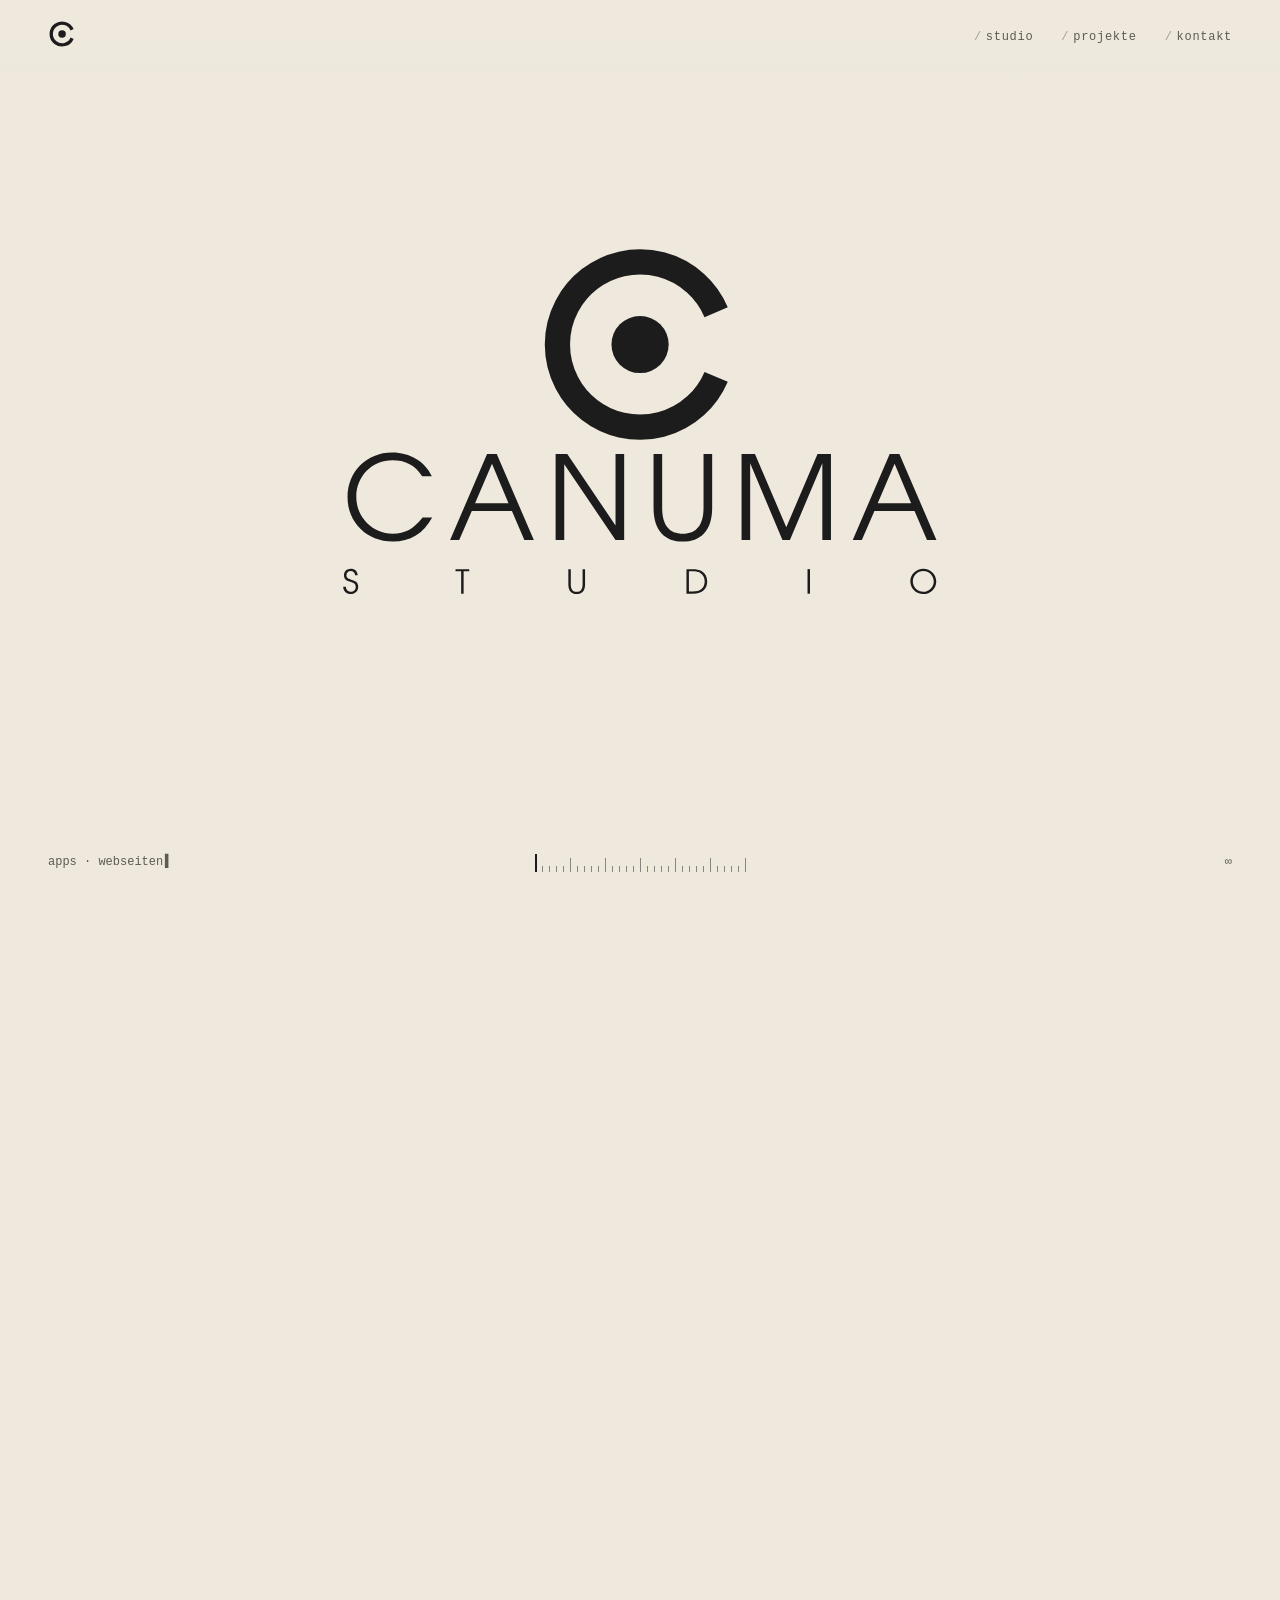
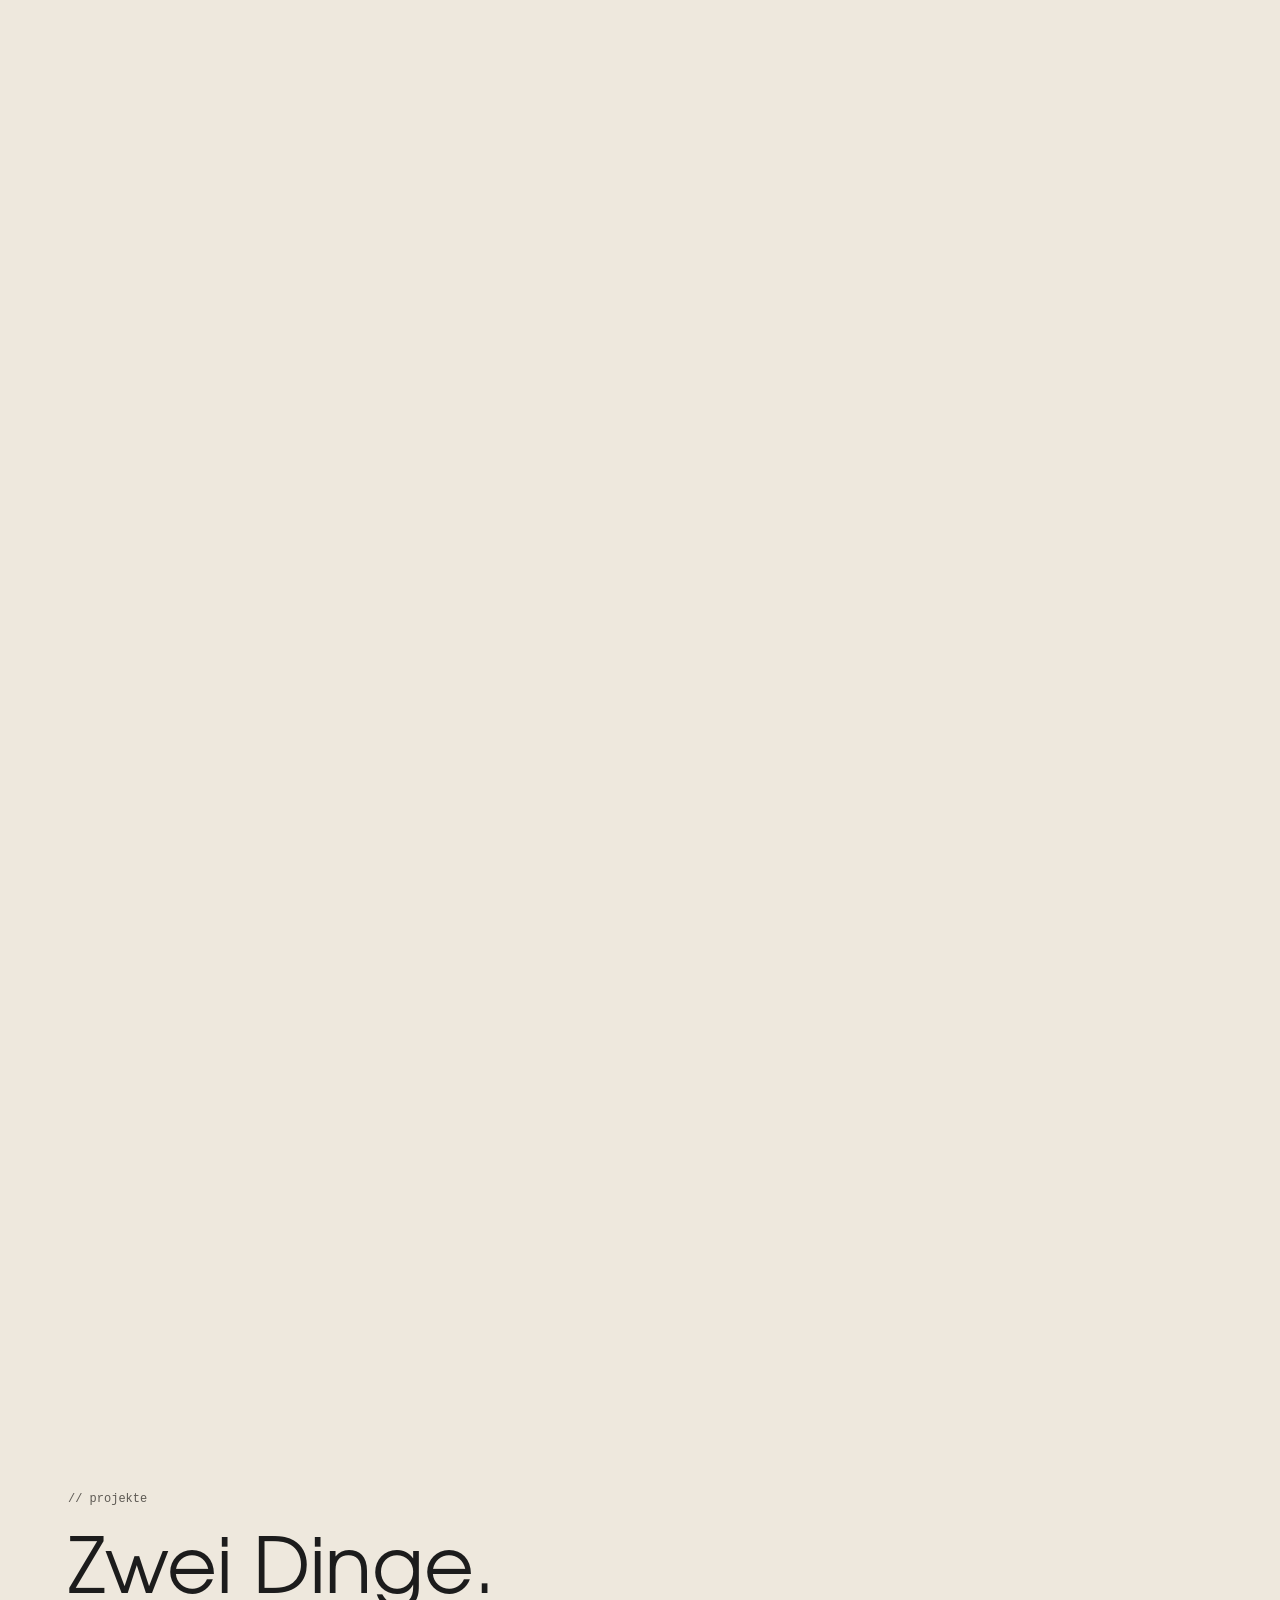
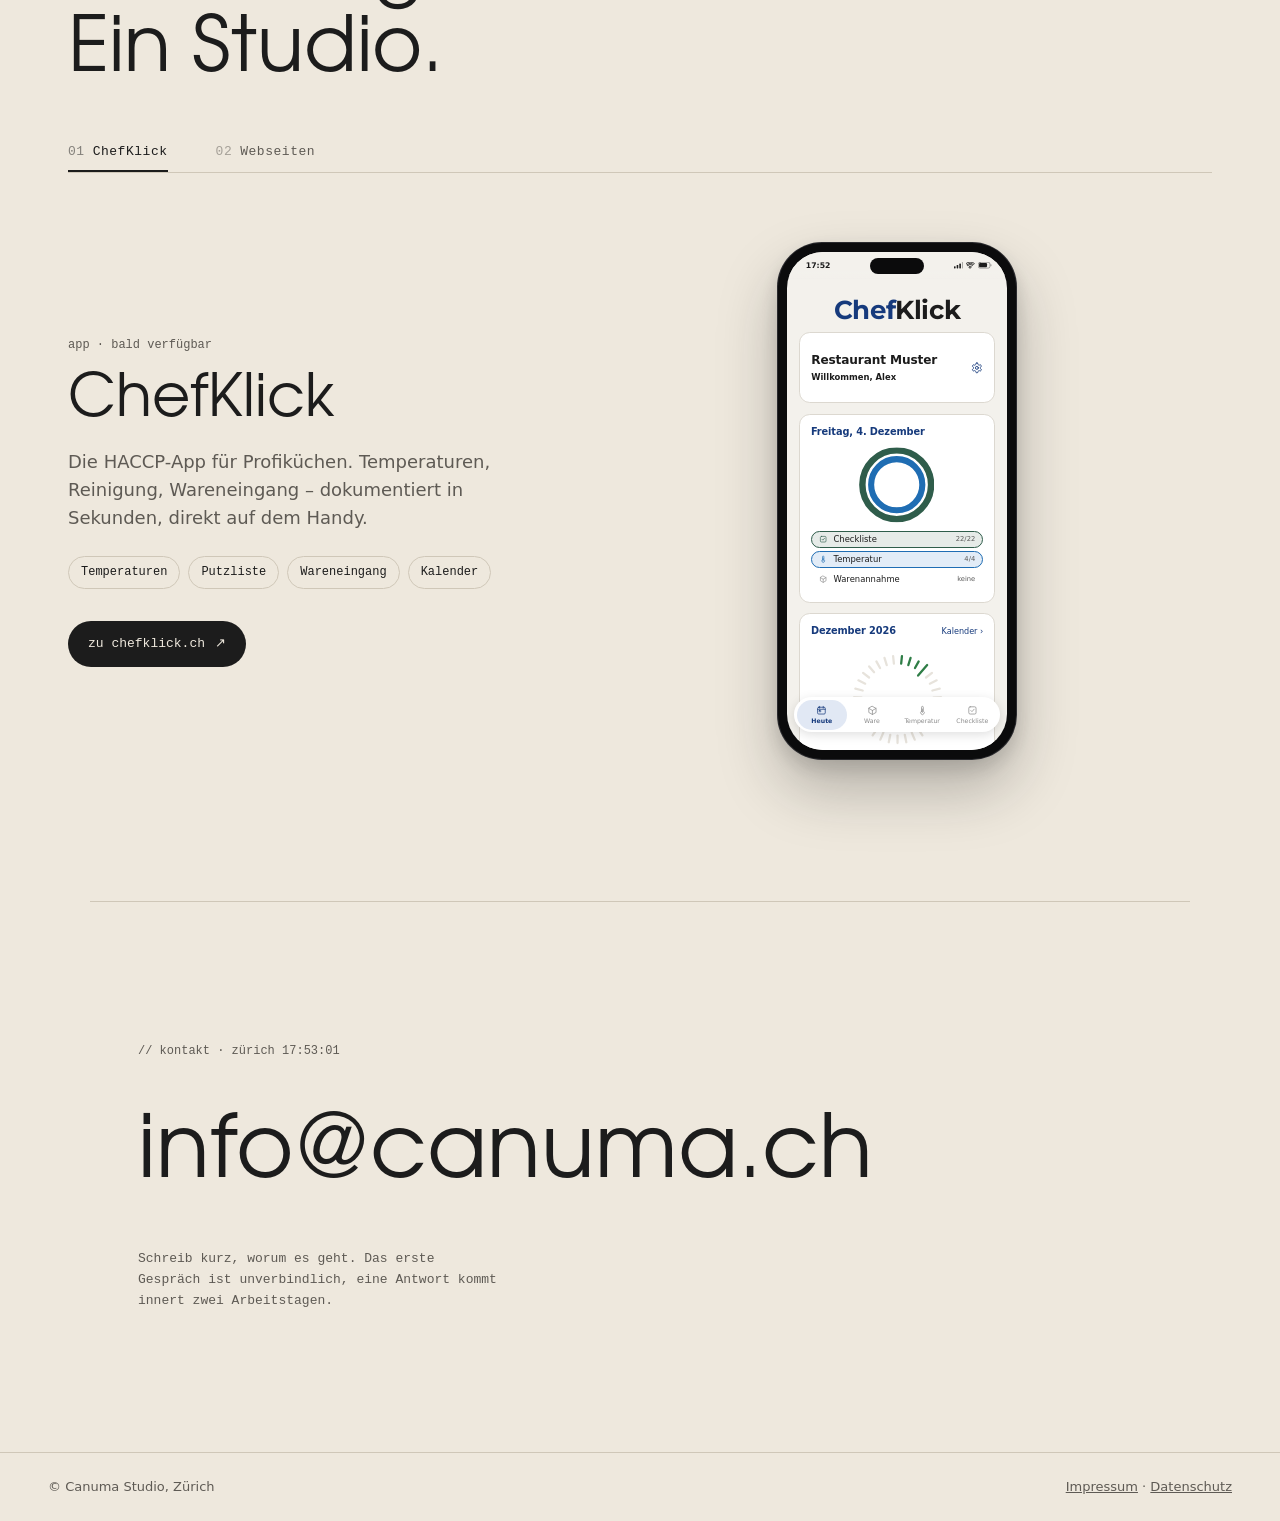
<file: index.html>
<!DOCTYPE html>
<html lang="de-CH">

<head>
  <meta charset="UTF-8">
  <meta name="viewport" content="width=device-width, initial-scale=1.0">
  <title>Canuma Studio</title>
  <meta name="description"
    content="Canuma Studio, Zürich – Apps und Webseiten. Entwickler von ChefKlick, der HACCP-App für Profiküchen.">
  <link rel="canonical" href="https://canuma.ch/">
  <meta property="og:type" content="website">
  <meta property="og:site_name" content="Canuma Studio">
  <meta property="og:locale" content="de_CH">
  <meta property="og:url" content="https://canuma.ch/">
  <meta property="og:title" content="Canuma Studio – Apps und Webseiten">
  <meta property="og:description"
    content="Canuma Studio, Zürich – Apps und Webseiten. Entwickler von ChefKlick, der HACCP-App für Profiküchen.">
  <meta property="og:image" content="https://canuma.ch/images/og-image.png">
  <meta property="og:image:width" content="1200">
  <meta property="og:image:height" content="630">
  <meta property="og:image:alt" content="Canuma Studio">
  <meta name="twitter:card" content="summary_large_image">
  <meta name="twitter:title" content="Canuma Studio – Apps und Webseiten">
  <meta name="twitter:description"
    content="Canuma Studio, Zürich – Apps und Webseiten. Entwickler von ChefKlick, der HACCP-App für Profiküchen.">
  <meta name="twitter:image" content="https://canuma.ch/images/og-image.png">
  <link rel="icon" href="images/favicon.svg" type="image/svg+xml">
  <link rel="preload" href="fonts/texgyreadventor-regular.woff2" as="font" type="font/woff2" crossorigin>
  <link rel="stylesheet" href="styles.css?v=11">
</head>

<body>
  <header>
    <a href="#top" aria-label="Canuma Studio"><svg class="mini" viewBox="230 50 190 190" aria-hidden="true">
        <path d="M393.44 173.81 A73.74 73.74 0 1 1 393.44 116.19" fill="none" stroke="currentColor"
          stroke-width="22.525" />
        <circle cx="325.56" cy="145" r="25.5" fill="currentColor" />
      </svg></a>
    <nav><a href="#studio">studio</a><a href="#projekte">projekte</a><a href="#kontakt">kontakt</a></nav>
  </header>

  <main id="top">
    <div class="stage">
      <div class="sticky">
        <canvas aria-hidden="true"></canvas>
        <svg class="logo" viewBox="40 45 571 340" role="img" aria-label="Canuma Studio">
          <path class="ring" pathLength="1" d="M393.44 173.81 A73.74 73.74 0 1 1 393.44 116.19" fill="none"
            stroke="currentColor" stroke-width="22.525" />
          <circle class="dot" cx="325.56" cy="145" r="25.5" fill="currentColor" />
          <g class="word" fill="currentColor">
            <path class="l" style="--i:0"
              d="M64.58 281.27C64.58 303.74 81.94 320.79 104.93 320.79C120.53 320.79 132.38 313.51 140.08 299.26H131.55C123.44 309.46 116.06 313.72 104.82 313.72C87.04 313.72 72.38 298.95 72.38 280.96C72.38 262.45 86.42 248.30 104.72 248.30C115.54 248.30 124.58 252.26 131.14 262.55H139.77C133.84 249.34 120.32 241.23 104.41 241.23C81.53 241.23 64.58 258.29 64.58 281.27Z" />
            <path class="l" style="--i:1"
              d="M156.10 319.44H164.21L175.44 293.54H211.22L222.34 319.44H230.77L197.70 242.58H189.06ZM178.35 286.58 193.43 251.32 208.20 286.58Z" />
            <path class="l" style="--i:2"
              d="M250.22 319.44H257.91V251.84L303.67 319.44H311.37V242.58H303.67V306.34L260.62 242.58H250.22Z" />
            <path class="l" style="--i:3"
              d="M337.58 290.53C337.58 311.43 348.18 320.79 363.68 320.79C379.28 320.79 389.89 311.43 389.89 290.53V242.58H382.19V290.53C382.19 306.23 375.64 313.72 363.78 313.72C351.72 313.72 345.27 306.23 345.27 290.53V242.58H337.58Z" />
            <path class="l" style="--i:4"
              d="M416.10 319.44H423.79V251.01L452.60 319.44H459.26L488.17 251.01V319.44H495.86V242.58H483.90L456.03 308.00L428.06 242.58H416.10Z" />
            <path class="l" style="--i:5"
              d="M515.31 319.44H523.42L534.66 293.54H570.43L581.56 319.44H589.98L556.91 242.58H548.28ZM537.57 286.58 552.65 251.32 567.42 286.58Z" />
          </g>
          <g class="sub" fill="currentColor">
            <path class="s" style="--i:0"
              d="M60.65 361.14C60.86 365.09 63.56 367.67 67.50 367.67C71.29 367.67 74.11 364.91 74.11 361.17C74.11 359.25 73.31 357.53 71.92 356.49C71.03 355.84 70.11 355.42 67.85 354.74C65.87 354.15 65.19 353.88 64.62 353.38C64.00 352.85 63.59 351.84 63.59 350.83C63.59 348.64 65.19 347.01 67.38 347.01C69.60 347.01 71.29 348.55 71.29 350.92H73.58C73.58 347.36 71.03 344.99 67.44 344.99C63.91 344.99 61.36 347.48 61.36 350.89C61.36 352.40 61.93 353.85 62.90 354.77C63.76 355.60 64.45 355.93 67.00 356.70C70.76 357.85 71.89 358.89 71.89 361.29C71.89 363.81 70.05 365.65 67.56 365.65C65.10 365.65 63.32 364.08 62.99 361.14Z" />
            <path class="s" style="--i:1" d="M160.93 347.36H165.94V367.28H168.13V347.36H173.14V345.38H160.93Z" />
            <path class="s" style="--i:2"
              d="M261.57 359.04C261.57 365.00 264.59 367.67 269.01 367.67C273.45 367.67 276.48 365.00 276.48 359.04V345.38H274.28V359.04C274.28 363.52 272.42 365.65 269.04 365.65C265.60 365.65 263.76 363.52 263.76 359.04V345.38H261.57Z" />
            <path class="s" style="--i:3"
              d="M366.95 367.28H372.84C381.41 367.28 385.44 362.72 385.44 356.40C385.44 352.28 383.72 349.02 380.46 347.10C378.39 345.85 376.07 345.38 372.10 345.38H366.95ZM369.14 365.29V347.36H372.19C375.51 347.36 377.59 347.78 379.25 348.78C381.77 350.30 383.22 353.05 383.22 356.31C383.22 359.19 382.09 361.71 380.08 363.34C378.33 364.73 376.07 365.29 372.19 365.29Z" />
            <path class="s" style="--i:4" d="M474.96 367.28H477.15V345.38H474.96Z" />
            <path class="s" style="--i:5"
              d="M566.67 356.19C566.67 362.57 571.83 367.67 578.26 367.67C584.61 367.67 589.82 362.54 589.82 356.34C589.82 350.09 584.61 344.99 578.26 344.99C571.98 344.99 566.67 350.12 566.67 356.19ZM568.90 356.25C568.90 351.24 573.20 347.01 578.26 347.01C583.36 347.01 587.60 351.24 587.60 356.37C587.60 361.44 583.36 365.65 578.26 365.65C573.11 365.65 568.90 361.44 568.90 356.25Z" />
          </g>
        </svg>
        <div class="inside" id="studio">
          <div>
            <p class="label">// studio</p>
            <h2>Aus einzelnen Teilen etwas Ganzes bauen.</h2>
            <p>Canuma Studio entwickelt Apps und baut Webseiten.</p>
          </div>
        </div>
        <div class="hud">
          <span class="type" data-text="apps · webseiten"></span>
          <div class="scale" aria-hidden="true"></div>
          <span class="right dist">∞</span>
        </div>
      </div>
    </div>

    <!-- Projekte: zwei Reiter (Fotografie läuft nur noch dezent bei den Webseiten mit) -->
    <section class="work" id="projekte">
      <div class="work-head">
        <div><p class="label">// projekte</p><h2>Zwei Dinge.<br>Ein Studio.</h2></div>
      </div>

      <div class="tabs" role="tablist" aria-label="Projekte">
        <button role="tab" id="tab-app" aria-controls="p-app" aria-selected="true"><span>01</span>ChefKlick</button>
        <button role="tab" id="tab-web" aria-controls="p-web" aria-selected="false" tabindex="-1"><span>02</span>Webseiten</button>
        <i class="tab-ink" aria-hidden="true"></i>
      </div>

      <!-- 01 ChefKlick -->
      <div class="panel in" role="tabpanel" id="p-app" aria-labelledby="tab-app">
        <div class="panel-text">
          <p class="kicker">app · bald verfügbar</p>
          <h3>ChefKlick</h3>
          <p>Die HACCP-App für Profiküchen. Temperaturen, Reinigung, Wareneingang – dokumentiert in Sekunden, direkt auf dem Handy.</p>
          <ul class="facts"><li>Temperaturen</li><li>Putzliste</li><li>Wareneingang</li><li>Kalender</li></ul>
          <a class="cta" href="https://chefklick.ch">zu chefklick.ch <span aria-hidden="true">↗</span></a>
        </div>
        <div class="visual" aria-hidden="true">
          <div class="phone"><div class="screen ck">
            <div class="ck-status"><span class="ck-time">00:00</span><span class="ck-sys"><svg viewBox="0 0 18 12"><rect x="0" y="8" width="3" height="4" rx="1"/><rect x="5" y="5.5" width="3" height="6.5" rx="1"/><rect x="10" y="3" width="3" height="9" rx="1"/><rect x="15" y="0" width="3" height="12" rx="1" opacity=".35"/></svg><svg viewBox="0 0 16 12"><path d="M8 11.5l2.2-2.6a3.2 3.2 0 0 0-4.4 0zM3.6 6.4a6.5 6.5 0 0 1 8.8 0l1.5-1.8a9 9 0 0 0-11.8 0zM.2 2.8a11.5 11.5 0 0 1 15.6 0" /></svg><svg viewBox="0 0 26 12"><rect x=".5" y=".5" width="22" height="11" rx="3.5" fill="none" stroke="currentColor" opacity=".4"/><rect x="2" y="2" width="15" height="8" rx="2"/><rect x="23.5" y="4" width="1.8" height="4" rx=".9" opacity=".4"/></svg></span></div>
            <div class="ck-scroll">
              <div class="ck-word"><b>Chef</b><i>Klick</i></div>
              <div class="ck-card ck-hello">
                <div><strong>Restaurant Muster</strong><span>Willkommen, Alex</span></div>
                <svg viewBox="0 0 24 24"><path d="M12.22 2h-.44a2 2 0 0 0-2 2v.18a2 2 0 0 1-1 1.73l-.43.25a2 2 0 0 1-2 0l-.15-.08a2 2 0 0 0-2.73.73l-.22.38a2 2 0 0 0 .73 2.73l.15.1a2 2 0 0 1 1 1.72v.51a2 2 0 0 1-1 1.74l-.15.09a2 2 0 0 0-.73 2.73l.22.38a2 2 0 0 0 2.73.73l.15-.08a2 2 0 0 1 2 0l.43.25a2 2 0 0 1 1 1.73V20a2 2 0 0 0 2 2h.44a2 2 0 0 0 2-2v-.18a2 2 0 0 1 1-1.73l.43-.25a2 2 0 0 1 2 0l.15.08a2 2 0 0 0 2.73-.73l.22-.39a2 2 0 0 0-.73-2.73l-.15-.08a2 2 0 0 1-1-1.74v-.5a2 2 0 0 1 1-1.74l.15-.09a2 2 0 0 0 .73-2.73l-.22-.38a2 2 0 0 0-2.73-.73l-.15.08a2 2 0 0 1-2 0l-.43-.25a2 2 0 0 1-1-1.73V4a2 2 0 0 0-2-2z"/><circle cx="12" cy="12" r="3"/></svg>
              </div>
              <div class="ck-card ck-today">
                <h5 class="ck-date">Donnerstag, 24. September</h5>
                <svg class="ck-rings" viewBox="0 0 112 112"><circle class="t1" cx="56" cy="56" r="51"/><circle class="r1" cx="56" cy="56" r="51" pathLength="100"/><circle class="t2" cx="56" cy="56" r="38"/><circle class="r2" cx="56" cy="56" r="38" pathLength="100"/></svg>
                <div class="ck-pill p-check" data-total="22"><svg viewBox="0 0 24 24"><rect x="4" y="4" width="16" height="16" rx="3"/><path d="M8.5 12.2l2.5 2.5 4.8-5.4"/></svg><span>Checkliste</span><em>0/22</em></div>
                <div class="ck-pill p-temp" data-total="4"><svg viewBox="0 0 24 24"><path d="M10 13.6V5a2 2 0 1 1 4 0v8.6a4 4 0 1 1-4 0z"/><path d="M12 9v7.5"/></svg><span>Temperatur</span><em>0/4</em></div>
                <div class="ck-pill p-ware"><svg viewBox="0 0 24 24"><path d="M12 3l8 4.5v9L12 21l-8-4.5v-9zM4 7.5l8 4.5 8-4.5M12 12v9"/></svg><span>Warenannahme</span><em>keine</em></div>
              </div>
              <div class="ck-card ck-month">
                <div class="ck-mhead"><h5 class="ck-mname">September 2026</h5><span>Kalender ›</span></div>
                <svg class="ck-ticks" viewBox="0 0 160 160"></svg>
                <div class="ck-legend"><span><i class="g"></i><b class="n-ok">0</b> vollständig</span><span><i class="r"></i><b class="n-open">0</b> offen</span></div>
              </div>
              <div class="ck-logout"><span>Abmelden</span></div>
            </div>
            <div class="ck-tabs">
              <span class="on"><svg viewBox="0 0 24 24"><rect x="3.5" y="5" width="17" height="15" rx="2.5"/><path d="M3.5 9.5h17M8 3v4M16 3v4"/><rect x="7" y="12" width="3.5" height="3" rx=".5"/></svg>Heute</span>
              <span><svg viewBox="0 0 24 24"><path d="M12 3l8 4.5v9L12 21l-8-4.5v-9zM4 7.5l8 4.5 8-4.5M12 12v9"/></svg>Ware</span>
              <span><svg viewBox="0 0 24 24"><path d="M10 13.6V5a2 2 0 1 1 4 0v8.6a4 4 0 1 1-4 0z"/><path d="M12 9v7.5"/></svg>Temperatur</span>
              <span><svg viewBox="0 0 24 24"><rect x="4" y="4" width="16" height="16" rx="3"/><path d="M8.5 12.2l2.5 2.5 4.8-5.4"/></svg>Checkliste</span>
            </div>
          </div></div>
        </div>
      </div>

      <!-- 02 Webseiten -->
      <div class="panel" role="tabpanel" id="p-web" aria-labelledby="tab-web" hidden>
        <div class="panel-text">
          <p class="kicker">web · auf anfrage</p>
          <h3>Webseiten</h3>
          <p>Schnelle, klare Seiten für kleine Betriebe. Von der ersten Skizze bis zur fertigen Seite, die auf jedem Handy funktioniert. Ohne Baukasten, ohne Abo. Auf Wunsch mit eigenen Fotos von Betrieb und Produkten.</p>
          <ul class="facts"><li>Skizze</li><li>Gestaltung</li><li>Handy-tauglich</li><li>Eigene Domain</li><li>Eigene Fotos</li></ul>
          <div class="ctas">
            <a class="cta" href="#kontakt">Projekt anfragen <span aria-hidden="true">→</span></a>
            <a class="cta ghost" href="https://scoff-switzerland.ch" target="_blank" rel="noopener">Beispiel: Scoff <span aria-hidden="true">↗</span></a>
          </div>
        </div>
        <div class="visual" aria-hidden="true">
          <div class="browser">
            <div class="bar"><i></i><i></i><i></i><span>scoff-switzerland.ch</span><b class="island"></b></div>
            <div class="site">
              <div class="s-nav"><b class="w" style="--d:0s">SCOFF</b><span class="w" style="--d:.05s">Sortiment · Über uns · Kontakt</span></div>
              <div class="s-hero">
                <div class="s-img wb" data-l="logo" style="--d:.1s"></div>
                <div class="s-copy">
                  <h4 class="w" style="--d:.2s">Italienische Feinkost.</h4>
                  <p class="w" style="--d:.28s">Manufakturprodukte und Weine aus Italien, direkt aus der Schweiz geliefert.</p>
                  <span class="s-btn w" style="--d:.36s">Preise anfragen</span>
                </div>
              </div>
              <div class="s-row"><div class="wb" data-l="wein" style="--d:.42s"></div><div class="wb" data-l="wein" style="--d:.48s"></div><div class="wb" data-l="likör" style="--d:.54s"></div></div>
            </div>
          </div>
          <ol class="phase"><li>01 skizze</li><li>02 gestaltung</li><li>03 handy</li></ol>
        </div>
      </div>
    </section>

    <section class="block" id="kontakt">
      <p class="label">// kontakt · zürich <span class="clock">--:--:--</span></p>
      <a class="mail" href="mailto:info@canuma.ch" data-scramble>info@canuma.ch</a>
      <p class="k-note">Schreib kurz, worum es geht. Das erste Gespräch ist unverbindlich, eine Antwort kommt innert zwei Arbeitstagen.</p>
    </section>
  </main>
  <footer><span>© Canuma Studio, Zürich</span><span><a href="impressum.html">Impressum</a> · <a
        href="datenschutz.html">Datenschutz</a></span></footer>

  <script src="script.js?v=17"></script>
</body>

</html>
</file>
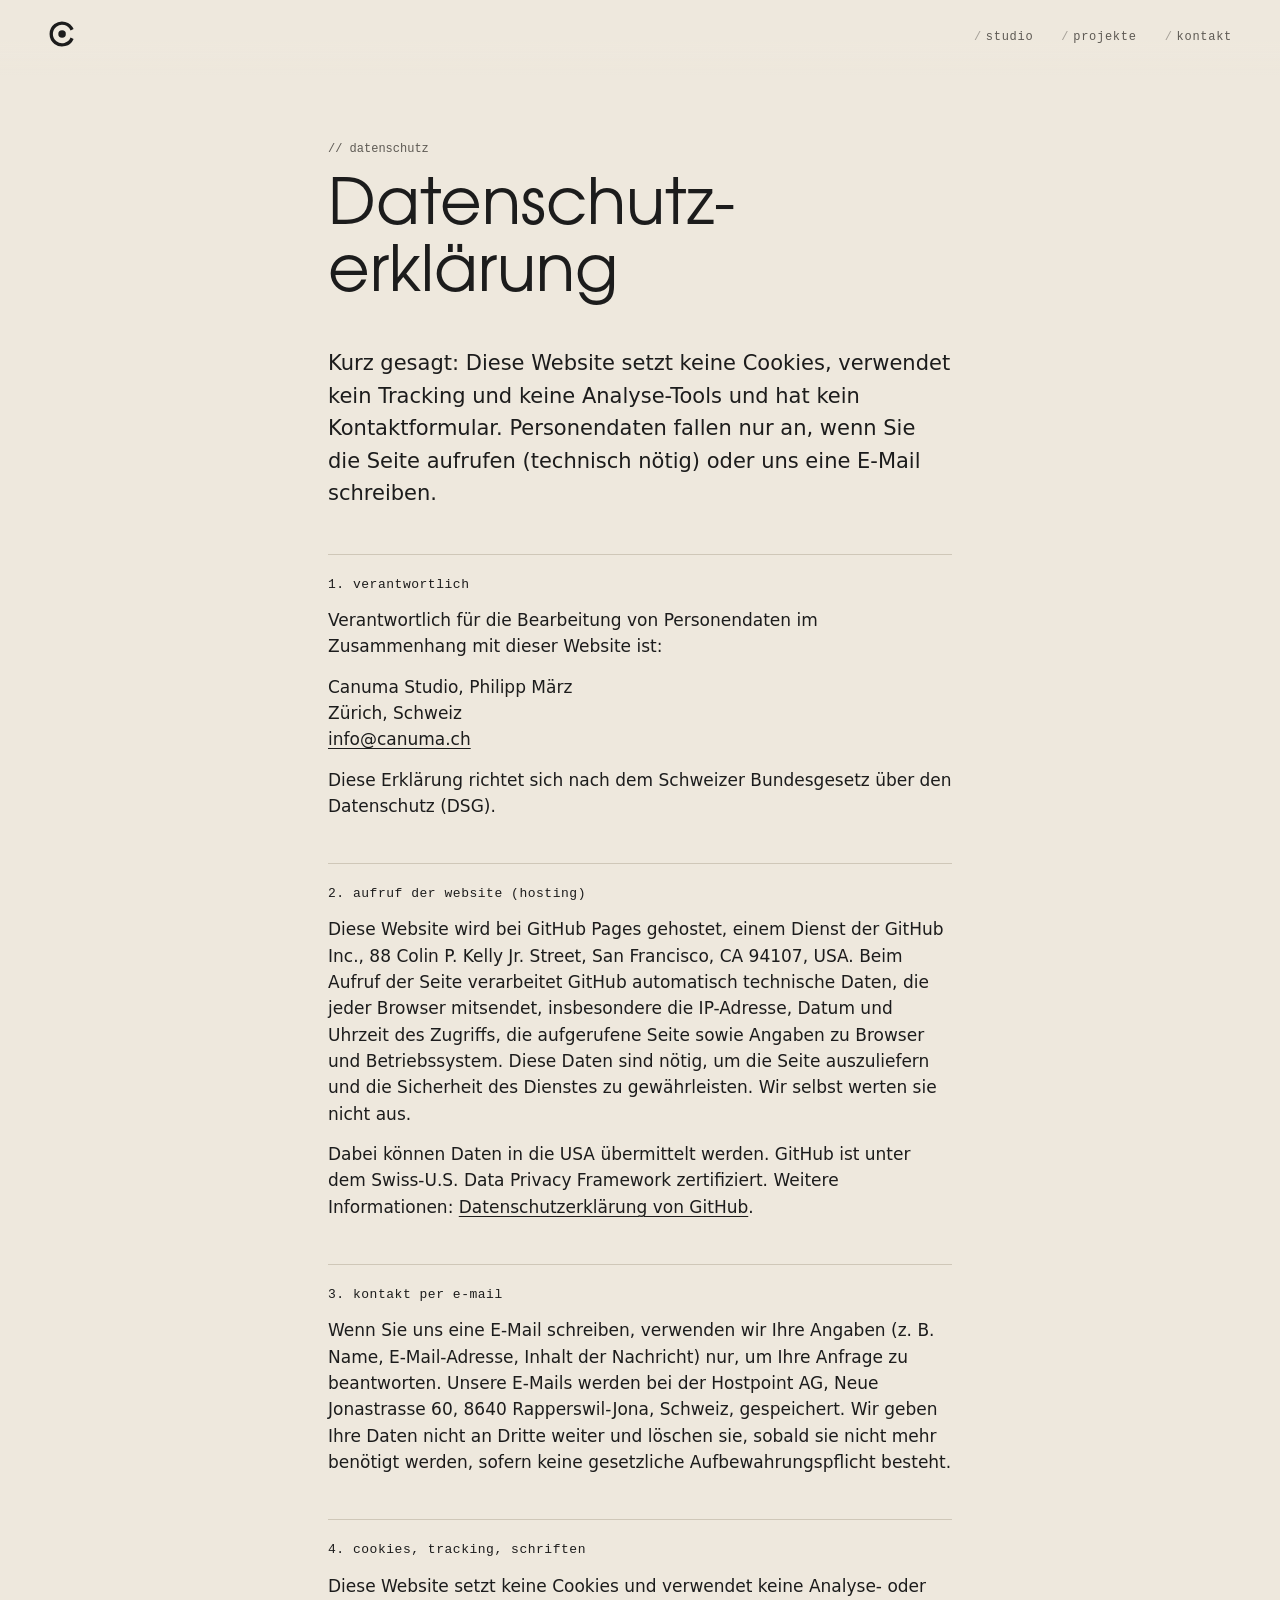
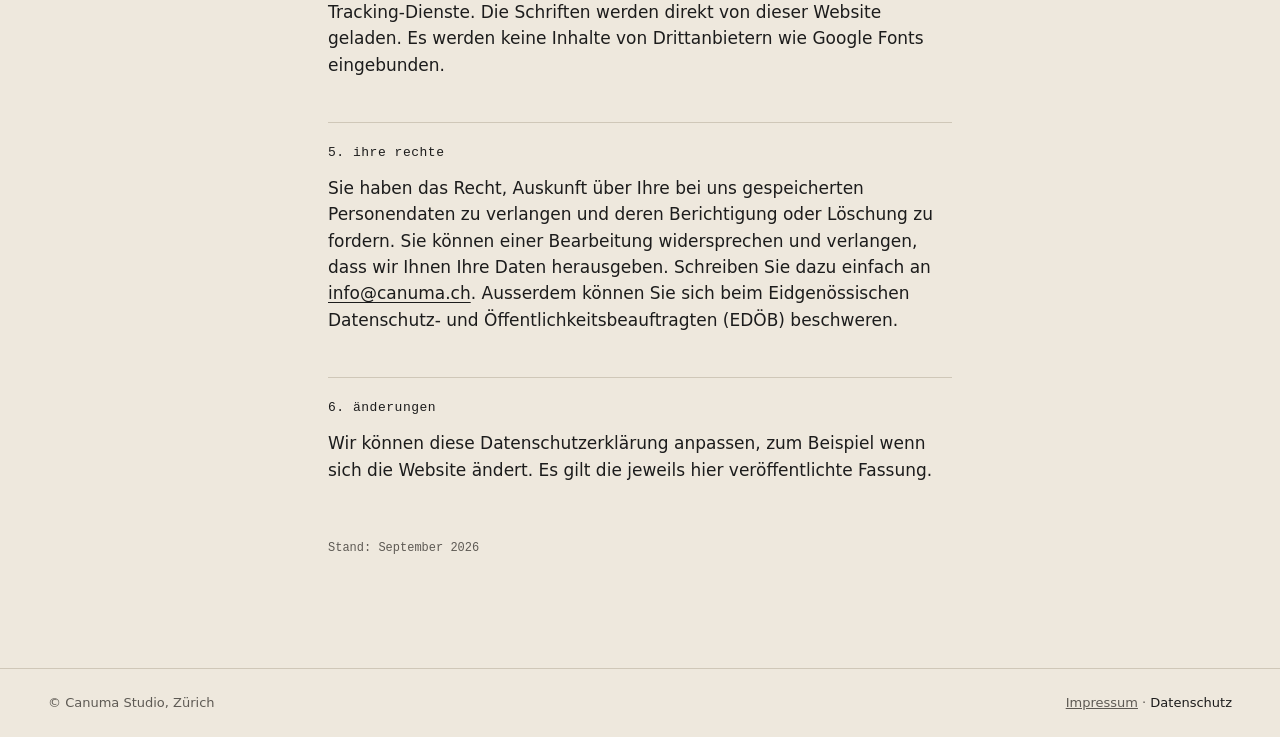
<file: datenschutz.html>
<!DOCTYPE html>
<html lang="de-CH">
<head>
<meta charset="UTF-8">
<meta name="viewport" content="width=device-width, initial-scale=1.0">
<title>Datenschutz – Canuma Studio</title>
<meta name="robots" content="noindex">
<link rel="icon" href="images/favicon.svg" type="image/svg+xml">
<link rel="stylesheet" href="styles.css">
</head>
<body class="legal-page">
  <header>
    <a href="index.html" aria-label="Canuma Studio – Startseite"><svg class="mini" viewBox="230 50 190 190" aria-hidden="true"><path d="M393.44 173.81 A73.74 73.74 0 1 1 393.44 116.19" fill="none" stroke="currentColor" stroke-width="22.525"/><circle cx="325.56" cy="145" r="25.5" fill="currentColor"/></svg></a>
    <nav><a href="index.html#studio">studio</a><a href="index.html#projekte">projekte</a><a href="index.html#kontakt">kontakt</a></nav>
  </header>

  <main class="legal">
    <p class="label">// datenschutz</p>
    <h1>Datenschutz&shy;erklärung</h1>
    <p class="lead">Kurz gesagt: Diese Website setzt keine Cookies, verwendet kein Tracking und keine Analyse-Tools und hat kein Kontaktformular. Personendaten fallen nur an, wenn Sie die Seite aufrufen (technisch nötig) oder uns eine E-Mail schreiben.</p>

    <h2>1. Verantwortlich</h2>
    <p>Verantwortlich für die Bearbeitung von Personendaten im Zusammenhang mit dieser Website ist:</p>
    <p>Canuma Studio, Philipp März<br>
    Zürich, Schweiz<br>
    <a href="mailto:info@canuma.ch">info@canuma.ch</a></p>
    <p>Diese Erklärung richtet sich nach dem Schweizer Bundesgesetz über den Datenschutz (DSG).</p>

    <h2>2. Aufruf der Website (Hosting)</h2>
    <p>Diese Website wird bei GitHub Pages gehostet, einem Dienst der GitHub Inc., 88 Colin P. Kelly Jr. Street, San Francisco, CA 94107, USA. Beim Aufruf der Seite verarbeitet GitHub automatisch technische Daten, die jeder Browser mitsendet, insbesondere die IP-Adresse, Datum und Uhrzeit des Zugriffs, die aufgerufene Seite sowie Angaben zu Browser und Betriebssystem. Diese Daten sind nötig, um die Seite auszuliefern und die Sicherheit des Dienstes zu gewährleisten. Wir selbst werten sie nicht aus.</p>
    <p>Dabei können Daten in die USA übermittelt werden. GitHub ist unter dem Swiss-U.S. Data Privacy Framework zertifiziert. Weitere Informationen: <a href="https://docs.github.com/de/site-policy/privacy-policies/github-general-privacy-statement" rel="noopener">Datenschutzerklärung von GitHub</a>.</p>

    <h2>3. Kontakt per E-Mail</h2>
    <p>Wenn Sie uns eine E-Mail schreiben, verwenden wir Ihre Angaben (z. B. Name, E-Mail-Adresse, Inhalt der Nachricht) nur, um Ihre Anfrage zu beantworten. Unsere E-Mails werden bei der Hostpoint AG, Neue Jonastrasse 60, 8640 Rapperswil-Jona, Schweiz, gespeichert. Wir geben Ihre Daten nicht an Dritte weiter und löschen sie, sobald sie nicht mehr benötigt werden, sofern keine gesetzliche Aufbewahrungspflicht besteht.</p>

    <h2>4. Cookies, Tracking, Schriften</h2>
    <p>Diese Website setzt keine Cookies und verwendet keine Analyse- oder Tracking-Dienste. Die Schriften werden direkt von dieser Website geladen. Es werden keine Inhalte von Drittanbietern wie Google Fonts eingebunden.</p>

    <h2>5. Ihre Rechte</h2>
    <p>Sie haben das Recht, Auskunft über Ihre bei uns gespeicherten Personendaten zu verlangen und deren Berichtigung oder Löschung zu fordern. Sie können einer Bearbeitung widersprechen und verlangen, dass wir Ihnen Ihre Daten herausgeben. Schreiben Sie dazu einfach an <a href="mailto:info@canuma.ch">info@canuma.ch</a>. Ausserdem können Sie sich beim Eidgenössischen Datenschutz- und Öffentlichkeitsbeauftragten (EDÖB) beschweren.</p>

    <h2>6. Änderungen</h2>
    <p>Wir können diese Datenschutzerklärung anpassen, zum Beispiel wenn sich die Website ändert. Es gilt die jeweils hier veröffentlichte Fassung.</p>

    <p class="updated">Stand: September 2026</p>
  </main>

  <footer><span>© Canuma Studio, Zürich</span><span><a href="impressum.html">Impressum</a> · <a href="datenschutz.html" aria-current="page">Datenschutz</a></span></footer>
</body>
</html>
</file>
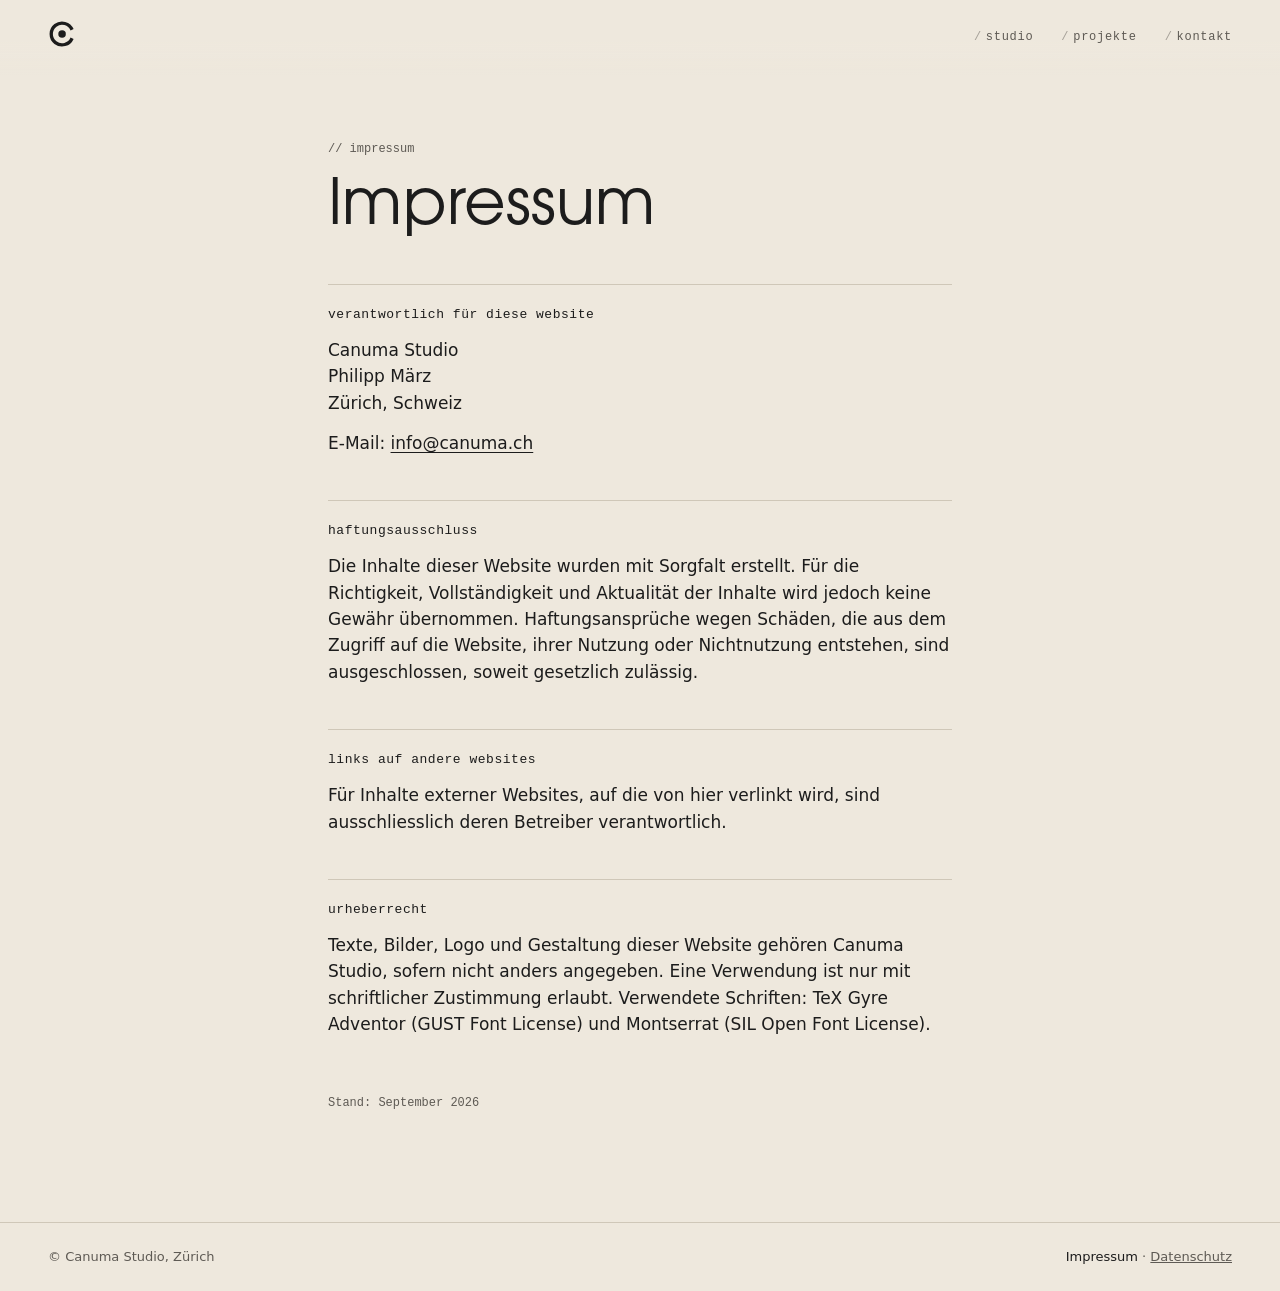
<file: impressum.html>
<!DOCTYPE html>
<html lang="de-CH">
<head>
<meta charset="UTF-8">
<meta name="viewport" content="width=device-width, initial-scale=1.0">
<title>Impressum – Canuma Studio</title>
<meta name="robots" content="noindex">
<link rel="icon" href="images/favicon.svg" type="image/svg+xml">
<link rel="stylesheet" href="styles.css">
</head>
<body class="legal-page">
  <header>
    <a href="index.html" aria-label="Canuma Studio – Startseite"><svg class="mini" viewBox="230 50 190 190" aria-hidden="true"><path d="M393.44 173.81 A73.74 73.74 0 1 1 393.44 116.19" fill="none" stroke="currentColor" stroke-width="22.525"/><circle cx="325.56" cy="145" r="25.5" fill="currentColor"/></svg></a>
    <nav><a href="index.html#studio">studio</a><a href="index.html#projekte">projekte</a><a href="index.html#kontakt">kontakt</a></nav>
  </header>

  <main class="legal">
    <p class="label">// impressum</p>
    <h1>Impressum</h1>

    <h2>Verantwortlich für diese Website</h2>
    <p>Canuma Studio<br>
    Philipp März<br>
    Zürich, Schweiz</p>
    <p>E-Mail: <a href="mailto:info@canuma.ch">info@canuma.ch</a></p>

    <h2>Haftungsausschluss</h2>
    <p>Die Inhalte dieser Website wurden mit Sorgfalt erstellt. Für die Richtigkeit, Vollständigkeit und Aktualität der Inhalte wird jedoch keine Gewähr übernommen. Haftungsansprüche wegen Schäden, die aus dem Zugriff auf die Website, ihrer Nutzung oder Nichtnutzung entstehen, sind ausgeschlossen, soweit gesetzlich zulässig.</p>

    <h2>Links auf andere Websites</h2>
    <p>Für Inhalte externer Websites, auf die von hier verlinkt wird, sind ausschliesslich deren Betreiber verantwortlich.</p>

    <h2>Urheberrecht</h2>
    <p>Texte, Bilder, Logo und Gestaltung dieser Website gehören Canuma Studio, sofern nicht anders angegeben. Eine Verwendung ist nur mit schriftlicher Zustimmung erlaubt. Verwendete Schriften: TeX Gyre Adventor (GUST Font License) und Montserrat (SIL Open Font License).</p>

    <p class="updated">Stand: September 2026</p>
  </main>

  <footer><span>© Canuma Studio, Zürich</span><span><a href="impressum.html" aria-current="page">Impressum</a> · <a href="datenschutz.html">Datenschutz</a></span></footer>
</body>
</html>
</file>
<file: styles.css>
/* Canuma Studio – Styles */
@font-face { font-family: "Adventor"; src: url("fonts/texgyreadventor-regular.woff2") format("woff2"); font-display: swap; }
:root {
  --beige: #eee8dd;        /* Grundfläche überall */
  --beige-2: #e4ddd0;      /* leicht abgesetzte Fläche */
  --ink: #1c1c1c;          /* Anthrazit: Logo, Text, Linien, Karten */
  --muted: #5e5a54;        /* Nebentext auf Beige */
  --line: #cfc7b8;
  --display: "Adventor", "Century Gothic", sans-serif;
  --sans: system-ui, -apple-system, "Segoe UI", Roboto, Helvetica, Arial, sans-serif;
  --mono: ui-monospace, "SF Mono", Menlo, monospace;
}
* { box-sizing: border-box; }
html { background: var(--beige); }
body { margin: 0; background: var(--beige); color: var(--ink); font-family: var(--sans); font-size: 17px; line-height: 1.55; -webkit-font-smoothing: antialiased; }
a { color: inherit; }

header { position: fixed; inset: 0 0 auto 0; display: flex; justify-content: space-between; align-items: center; padding: 20px clamp(16px, 4vw, 48px); z-index: 10; background: linear-gradient(var(--beige) 55%, rgba(238,232,221,0)); }
header .mini { width: 28px; height: 28px; color: var(--ink); }
nav { display: flex; gap: 28px; font-family: var(--mono); font-size: 12px; letter-spacing: .06em; }
nav a { text-decoration: none; color: var(--muted); transition: color .2s; }
nav a:hover { color: var(--ink); }
nav a::before { content: "/"; opacity: .5; margin-right: 4px; }

/* Bühne: bleibt stehen, während man scrollt – die Kamera fliegt durch den Ring */
.stage { height: 330vh; position: relative; }
.sticky { position: sticky; top: 0; height: 100svh; overflow: hidden; }
canvas { position: absolute; inset: 0; width: 100%; height: 100%; display: block; }
.sticky svg.logo { display: none; }

.hud { position: absolute; left: clamp(16px, 4vw, 48px); right: clamp(16px, 4vw, 48px); bottom: 28px; display: grid; grid-template-columns: 1fr auto 1fr; align-items: end; gap: 16px; font-family: var(--mono); font-size: 12px; color: var(--muted); pointer-events: none; }
.hud .right { text-align: right; }
.type::after { content: "▍"; animation: blink 1s steps(1) infinite; margin-left: 2px; }
@keyframes blink { 50% { opacity: 0; } }
.scale { position: relative; display: flex; gap: 6px; align-items: end; height: 18px; }
.scale i { width: 1px; height: 6px; background: currentColor; opacity: .7; }
.scale i:nth-child(5n+1) { height: 14px; }
.scale b { position: absolute; bottom: 0; width: 2px; height: 18px; background: var(--ink); }

.inside { position: absolute; inset: 0; display: grid; place-items: center; text-align: center; padding: 16px; pointer-events: none; }
.inside .label { font-family: var(--mono); font-size: 12px; color: var(--muted); margin: 0 0 20px; }
.inside h2 { font-family: var(--display); font-weight: 400; font-size: clamp(34px, 6vw, 76px); line-height: 1.05; margin: 0 auto; max-width: 14ch; }
.inside p { color: var(--muted); max-width: 46ch; margin: 24px auto 0; font-size: clamp(16px, 1.8vw, 20px); }
/* Die Überschrift wird aus Scherben gebaut (script.js) und erst am Ende als echter Text eingeblendet */
.inside h2 { opacity: 0; }
.inside .label, .inside p { opacity: var(--a, 0); transform: translateY(calc((1 - var(--a, 0)) * 24px)); filter: blur(calc((1 - var(--a, 0)) * 8px)); }

section.block { max-width: 1100px; margin: 0 auto; padding: clamp(64px, 12vw, 140px) clamp(16px, 4vw, 48px); }
#kontakt { border-top: 1px solid var(--line); }
.label { font-family: var(--mono); font-size: 12px; color: var(--muted); margin: 0 0 24px; }

.mail { font-family: var(--display); font-size: clamp(30px, 7vw, 88px); text-decoration: none; display: inline-block; transition: transform .5s cubic-bezier(.2,.8,.2,1); }
.k-note { font-family: var(--mono); font-size: 13px; line-height: 1.6; color: var(--muted); max-width: 46ch; margin: clamp(18px, 2.5vw, 28px) 0 0; }
.clock { font-variant-numeric: tabular-nums; }
footer { color: var(--muted); font-size: 13px; padding: 24px clamp(16px, 4vw, 48px); display: flex; justify-content: space-between; border-top: 1px solid var(--line); }

/* Handy/Tablet: keine Scroll-Leiste unten (das Logo zerbröckelt dort statt zu zoomen) */
@media (pointer: coarse) {
  .hud { display: none; }
}

@media (max-width: 640px) {
  nav { gap: 14px; font-size: 11px; }
  .hud { grid-template-columns: 1fr auto; }
  .hud .type { display: none; }
}

/* ---------- Projekte: Reiter ---------- */
@font-face { font-family: "Montserrat"; src: url("fonts/montserrat-bold.woff2") format("woff2"); font-weight: 700; font-display: swap; }
.work { max-width: 1240px; margin: 0 auto; padding: clamp(72px, 10vw, 120px) clamp(16px, 4vw, 48px) clamp(64px, 10vw, 120px); }
/* Handy: Projekte näher an den Studio-Text holen (der steht mittig im Bildschirm, darunter war viel Leere) */
@media (max-width: 640px) {
  .work { position: relative; margin-top: -24svh; padding-top: 24px; }
}
.work-head { margin-bottom: clamp(32px, 5vw, 56px); }
.work-head h2 { font-family: var(--display); font-weight: 400; font-size: clamp(40px, 6vw, 80px); line-height: 1.02; margin: 0; }
.tabs { position: relative; display: flex; gap: clamp(22px, 4vw, 48px); border-bottom: 1px solid var(--line); margin-bottom: clamp(28px, 4vw, 48px); overflow-x: auto; scrollbar-width: none; }
.tabs::-webkit-scrollbar { display: none; }
.tabs button { appearance: none; background: none; border: 0; padding: 0 0 14px; font: 13px/1 var(--mono); letter-spacing: .04em; color: var(--muted); cursor: pointer; white-space: nowrap; transition: color .2s; }
.tabs button span { opacity: .5; margin-right: 8px; }
.tabs button[aria-selected="true"], .tabs button:hover { color: var(--ink); }
.tabs button:focus-visible { outline: 2px solid var(--ink); outline-offset: 4px; border-radius: 2px; }
.tab-ink { position: absolute; left: 0; bottom: 0; height: 2px; width: 0; background: var(--ink); transition: transform .45s cubic-bezier(.2,.8,.2,1), width .45s cubic-bezier(.2,.8,.2,1); }

.panel { display: grid; grid-template-columns: minmax(0, 5fr) minmax(0, 7fr); gap: clamp(28px, 5vw, 72px); align-items: center; }
.panel[hidden] { display: none; }
.panel.in .panel-text > * { animation: rise .6s cubic-bezier(.2,.8,.2,1) both; }
.panel.in .panel-text > :nth-child(2) { animation-delay: .04s; }
.panel.in .panel-text > :nth-child(3) { animation-delay: .08s; }
.panel.in .panel-text > :nth-child(n+4) { animation-delay: .12s; }
.panel.in .visual { animation: rise .7s .06s cubic-bezier(.2,.8,.2,1) both; }
@keyframes rise { from { opacity: 0; transform: translateY(18px); } }
.panel-text .kicker { font-family: var(--mono); font-size: 12px; color: var(--muted); margin: 0 0 16px; }
.panel-text h3 { font-family: var(--display); font-weight: 400; font-size: clamp(38px, 4.6vw, 62px); line-height: 1.02; margin: 0 0 18px; }
.panel-text p { color: var(--muted); margin: 0 0 24px; max-width: 42ch; font-size: clamp(16px, 1.5vw, 18px); }
.facts { list-style: none; margin: 0 0 32px; padding: 0; display: flex; flex-wrap: wrap; gap: 8px; }
.facts li { font-family: var(--mono); font-size: 12px; border: 1px solid var(--line); border-radius: 999px; padding: 6px 12px; }
.cta { display: inline-flex; align-items: center; gap: 10px; font-family: var(--mono); font-size: 13px; text-decoration: none; background: var(--ink); color: var(--beige); padding: 13px 20px; border-radius: 999px; transition: transform .3s cubic-bezier(.2,.8,.2,1); }
.cta:hover { transform: translateY(-2px); }
.ctas { display: flex; flex-wrap: wrap; gap: 10px; }
.cta.ghost { background: none; color: var(--ink); box-shadow: inset 0 0 0 1px var(--ink); }
.cta.soon { background: none; color: var(--muted); border: 1px dashed #a39d92; cursor: default; transform: none; }
.cta.soon em { font-style: normal; background: var(--beige-2); color: var(--ink); padding: 2px 8px; border-radius: 999px; }
.visual { position: relative; background: var(--ink); border-radius: 20px; height: min(66svh, 560px); min-height: 440px; overflow: hidden; display: grid; place-items: center; }
.visual::before { content: ""; position: absolute; inset: 0; background: radial-gradient(420px circle at var(--mx, -300px) var(--my, -300px), rgba(238,232,221,.1), transparent 60%); pointer-events: none; }

/* ChefKlick: Handy im echten App-Design (hell), Beispieldaten */
.phone { container-type: inline-size; height: min(560px, calc(100% - 44px)); aspect-ratio: 9 / 19.5; background: #0b0b0c; border-radius: 44px; padding: 9px; box-shadow: 0 0 0 1px #34343a, 0 40px 80px rgba(0,0,0,.45); }
.ck { position: relative; height: 100%; border-radius: 36px; background: #F3F1EC; color: #1c1c1c; overflow: hidden; font-family: -apple-system, BlinkMacSystemFont, "SF Pro Text", var(--sans); font-size: calc((100cqw - 18px) / 30); line-height: 1.25; }
.ck::before { content: ""; position: absolute; top: .9em; left: 50%; width: 8em; height: 2.3em; margin-left: -4em; background: #0b0b0c; border-radius: 99em; z-index: 3; }
.ck svg { fill: none; stroke: currentColor; stroke-width: 1.8; stroke-linecap: round; stroke-linejoin: round; }
.ck-status { position: absolute; inset: 0 0 auto; height: 4em; background: linear-gradient(#F3F1EC 70%, rgba(243,241,236,0)); padding: 0 2.3em 0 2.8em; display: flex; justify-content: space-between; align-items: center; z-index: 2; }
.ck-time { font-weight: 600; font-size: 1.15em; font-variant-numeric: tabular-nums; }
.ck-sys { display: flex; gap: .45em; align-items: center; }
.ck-sys svg { height: .95em; width: auto; fill: currentColor; stroke: none; }
.ck-sys svg:nth-child(2) { fill: none; stroke: currentColor; stroke-width: 1.6; }
.ck-scroll { position: absolute; inset: 0 0 auto; padding: 6.8em 1.85em 10em; transform: translateY(calc(var(--y, 0) * -1px)); transition: transform 1.5s cubic-bezier(.65,0,.25,1); will-change: transform; }
.ck-word { text-align: center; font-family: "Montserrat", var(--sans); font-weight: 700; font-size: 3.85em; letter-spacing: -.015em; line-height: 1; margin: 0 0 .32em; }
.ck-word b { color: #163A7C; } .ck-word i { font-style: normal; color: #1c1c1c; }
.ck-card { background: #fff; border: 1px solid #dcd8d0; border-radius: 1.6em; margin-bottom: 1.6em; }
.ck-hello { display: flex; align-items: center; justify-content: space-between; padding: 3em 1.6em 2.9em; }
.ck-hello strong { display: block; font-size: 1.8em; font-weight: 700; letter-spacing: -.01em; }
.ck-hello span { display: block; font-size: 1.25em; font-weight: 600; margin-top: .45em; }
.ck-hello svg { width: 1.75em; height: 1.75em; color: #163A7C; flex: none; }
.ck-today { padding: 1.6em 1.55em 2em; }
.ck h5 { margin: 0; font-size: 1.45em; font-weight: 700; color: #163A7C; letter-spacing: -.01em; }
.ck-rings { display: block; width: 11.2em; height: 11.2em; margin: 1.3em auto 1.3em; transform: rotate(-90deg); }
.ck-rings circle { fill: none; }
.ck-rings .t1 { stroke: #e5e8e5; stroke-width: 9.5; } .ck-rings .t2 { stroke: #e2ecf6; stroke-width: 9; }
.ck-rings .r1, .ck-rings .r2 { stroke-dasharray: 100; transition: stroke-dashoffset .25s linear; }
.ck-rings .r1 { stroke: #2f5d4b; stroke-width: 9.5; stroke-dashoffset: var(--o1, 100); }
.ck-rings .r2 { stroke: #1f6db3; stroke-width: 9; stroke-dashoffset: var(--o2, 100); }
.ck-pill { display: flex; align-items: center; gap: .9em; height: 2.6em; padding: 0 1.05em; border-radius: 99em; border: 1.5px solid transparent; margin-top: .35em; }
.ck-pill svg { width: 1.25em; height: 1.25em; flex: none; }
.ck-pill span { flex: 1; font-size: 1.25em; line-height: 1; }
.ck-pill em { font-style: normal; line-height: 1; color: #5a5a5a; font-variant-numeric: tabular-nums; }
.p-check { background: #e6ebe8; border-color: #2f5d4b; } .p-check svg { color: #2f5d4b; }
.p-temp { background: #e2ecf7; border-color: #1f6db3; } .p-temp svg { color: #1f6db3; }
.p-ware svg { color: #8a8a8a; }
.ck-month { padding: 1.6em 1.55em 1.7em; }
.ck-mhead { display: flex; justify-content: space-between; align-items: baseline; }
.ck-mhead span { color: #163A7C; font-size: 1.2em; }
.ck-ticks { display: block; width: 15em; height: 15em; margin: 1.8em auto 1.5em; }
.ck-ticks line { stroke-linecap: round; stroke-width: 3.6; transition: opacity .3s; }
.ck-ticks .g { stroke: #2e7d46; } .ck-ticks .r { stroke: #b83a3a; } .ck-ticks .f { stroke: #e7e3dc; }
.ck-ticks.hide line { opacity: 0; }
.ck-legend { display: flex; justify-content: center; gap: .6em; }
.ck-legend span { display: inline-flex; align-items: center; gap: .5em; border: 1px solid #dcd8d0; border-radius: 99em; padding: .55em 1em; color: #333; }
.ck-legend b { font-weight: 400; font-variant-numeric: tabular-nums; }
.ck-legend i { width: .6em; height: .6em; border-radius: 50%; }
.ck-legend .g { background: #2e7d46; } .ck-legend .r { background: #b83a3a; }
.ck-logout { margin-top: 2.7em; height: 3.9em; display: grid; place-items: center; background: #e8e5df; border: 1px solid #d6d2ca; border-radius: 1.3em; }
.ck-logout span { font-weight: 700; color: #555; font-size: 1.25em; }
.ck-tabs { position: absolute; left: 1.1em; right: 1.1em; bottom: 2.6em; height: 5.2em; padding: .35em; background: #fff; border-radius: 99em; box-shadow: 0 .4em 1.6em rgba(0,0,0,.13); display: grid; grid-template-columns: repeat(4, 1fr); z-index: 2; }
.ck-tabs span { display: flex; flex-direction: column; align-items: center; justify-content: center; gap: .2em; color: #8a8a8a; font-size: .92em; border-radius: 99em; }
.ck-tabs svg { width: 1.75em; height: 1.75em; stroke-width: 1.6; }
.ck-tabs .on { background: #e1e8f4; color: #163A7C; font-weight: 700; }

/* Webseiten: Browserfenster – Skizze, Gestaltung, Handy */
.browser { position: relative; width: min(86%, 560px); height: min(72%, 400px); background: var(--beige); border-radius: 12px; overflow: hidden; display: flex; flex-direction: column; box-shadow: 0 0 0 0 #0b0b0c, 0 0 0 0 #34343a, 0 30px 70px rgba(0,0,0,.35);
  transition: width .8s cubic-bezier(.7,0,.2,1), height .8s cubic-bezier(.7,0,.2,1), border-radius .8s cubic-bezier(.7,0,.2,1), box-shadow .8s cubic-bezier(.7,0,.2,1); }
.bar { position: relative; flex: none; display: flex; align-items: center; gap: 5px; height: 28px; padding: 0 10px; background: var(--beige-2); transition: background .6s, height .6s; }
.bar i { width: 7px; height: 7px; border-radius: 50%; background: #c7bfb1; transition: opacity .3s; }
.bar span { margin: 0 auto; font: 10px var(--mono); color: var(--muted); background: var(--beige); padding: 3px 12px; border-radius: 99px; transform: translateX(-12px); white-space: nowrap; transition: opacity .3s; }
.bar .island { position: absolute; left: 50%; top: 7px; width: 56px; height: 16px; margin-left: -28px; border-radius: 99px; background: #0b0b0c; opacity: 0; transform: scale(.4); transition: opacity .4s, transform .5s cubic-bezier(.2,.8,.2,1); }
/* Handy: das Fenster wird zum Telefon – runde Ecken, schwarzer Rahmen, Dynamic Island statt Adresszeile */
.browser.mobile { width: 200px; height: min(calc(100% - 90px), 430px); border-radius: 32px; box-shadow: 0 0 0 7px #0b0b0c, 0 0 0 8px #34343a, 0 30px 70px rgba(0,0,0,.35); }
.browser.mobile .bar { background: var(--beige); height: 30px; }
.browser.mobile .bar i, .browser.mobile .bar span { opacity: 0; }
.browser.mobile .bar .island { opacity: 1; transform: none; transition-delay: .35s; }
.site { flex: 1; padding: 14px 16px; display: flex; flex-direction: column; gap: 14px; container-type: inline-size; overflow: hidden; transition: opacity .28s, transform .28s; }
.browser.swap .site { opacity: 0; transform: translateY(8px) scale(.98); }
.s-nav { display: flex; justify-content: space-between; align-items: center; gap: 8px; font-size: 11px; }
.s-nav b { font-family: var(--display); font-weight: 400; font-size: 13px; }
.s-nav span { color: var(--muted); font-size: 10px; }
.s-hero { display: grid; grid-template-columns: 1.1fr 1fr; gap: 16px; flex: 1; min-height: 0; }
.s-img { border-radius: 8px; min-height: 90px; }
.s-copy { display: flex; flex-direction: column; justify-content: center; align-items: flex-start; gap: 8px; }
.s-copy h4 { font-family: var(--display); font-weight: 400; font-size: 22px; line-height: 1.05; margin: 0; }
.s-copy h4.typing::after { content: ''; display: inline-block; width: 1.5px; height: .85em; margin-left: 2px; vertical-align: -.05em; background: currentColor; animation: caret .8s steps(1) infinite; }
.s-copy p { margin: 0; font-size: 11px; color: var(--muted); line-height: 1.4; }
.s-btn { font: 10px var(--mono); background: var(--ink); color: var(--beige); padding: 6px 12px; border-radius: 99px; }
.s-row { display: grid; grid-template-columns: repeat(3, 1fr); gap: 10px; height: 22%; min-height: 44px; }
/* Skizze: Text als graue Balken, Flächen als gestrichelte Rahmen.
   Die Seite baut sich Element für Element auf (Klasse .on, gesetzt von script.js); .styled = alles fertig. */
.w, .wb { transition: color .45s, background-color .45s, outline-color .45s, border-radius .45s; }
.browser:not(.styled) .w:not(.on) { color: transparent; background: #d8d0c2; border-radius: 3px; }
.wb { position: relative; border-radius: 8px; outline: 1.5px dashed #a39d92; outline-offset: -1.5px; background: transparent; }
.wb::after { content: attr(data-l); position: absolute; inset: 0; display: grid; place-items: center; font: 9px var(--mono); color: #a39d92; transition: opacity .3s; }
.browser.styled .wb, .wb.on { outline-color: transparent; }
.browser.styled .wb::after, .wb.on::after { opacity: 0; }
.browser.styled .s-img, .s-img.on { background: url(images/web/scoff-logo.png) center / auto 78% no-repeat; }
.browser.styled .s-row .wb, .s-row .wb.on { background: #fff center / contain no-repeat; }
.browser.styled .s-row .wb:nth-child(1), .s-row .wb.on:nth-child(1) { background-image: url(images/web/wein-urbano.jpg); }
.browser.styled .s-row .wb:nth-child(2), .s-row .wb.on:nth-child(2) { background-image: url(images/web/wein-lacrima.jpg); }
.browser.styled .s-row .wb:nth-child(3), .s-row .wb.on:nth-child(3) { background-image: url(images/web/likoer-visciola.jpg); }
.browser.styled .s-btn, .s-btn.on { background: #ff6a2b; color: #fff; }
.s-img.on, .s-btn.on { animation: pop .55s cubic-bezier(.2,.9,.25,1.2) both; }
.s-row .wb.on { animation: lift .6s cubic-bezier(.2,.8,.2,1) both; }
@keyframes pop { from { transform: scale(.88); opacity: .4; } }
@keyframes lift { from { transform: translateY(12px); opacity: 0; } }
@keyframes caret { 50% { opacity: 0; } }
@container (max-width: 300px) {
  .s-nav span { display: none; }
  .s-hero { grid-template-columns: 1fr; gap: 12px; flex: none; }
  .s-img { min-height: 110px; }
  .s-copy h4 { font-size: 19px; }
  .s-row { grid-template-columns: 1fr 1fr; height: auto; flex: 1; min-height: 70px; max-height: 120px; }
  .s-row .wb:nth-child(3) { display: none; }
}
.phase { position: absolute; left: 0; right: 0; bottom: 18px; display: flex; justify-content: center; gap: 22px; margin: 0; padding: 0; list-style: none; font: 11px var(--mono); color: #6d6960; }
.phase li { transition: color .3s; }
.phase li.on { color: var(--beige); }

/* Fotografie: Kamera-Sucher mit freigestelltem Teller */
#p-foto .visual { background: #0c0c0c; }
.vf { position: absolute; inset: 22px; display: grid; place-items: center; }
.plate { width: min(88%, calc(100% - 70px)); aspect-ratio: 1; max-height: calc(100% - 70px); animation: spin 140s linear infinite; will-change: transform; }
.plate img { width: 100%; height: 100%; display: block; object-fit: contain; filter: blur(14px) brightness(.75); transform: scale(1.05); transition: filter .55s cubic-bezier(.2,.8,.2,1), transform .9s cubic-bezier(.2,.8,.2,1); }
.plate.sharp img { filter: none; transform: none; }
@keyframes spin { to { transform: rotate(360deg); } }
.vf-ui { position: absolute; inset: 0; font: 10.5px var(--mono); color: rgba(255,255,255,.85); pointer-events: none; }
.vf-ui .c { position: absolute; width: 22px; height: 22px; border: 0 solid rgba(255,255,255,.85); }
.c.tl { top: 0; left: 0; border-width: 1.5px 0 0 1.5px; } .c.tr { top: 0; right: 0; border-width: 1.5px 1.5px 0 0; }
.c.bl { bottom: 0; left: 0; border-width: 0 0 1.5px 1.5px; } .c.br { bottom: 0; right: 0; border-width: 0 1.5px 1.5px 0; }
.af { position: absolute; left: var(--ax, 50%); top: var(--ay, 50%); width: 64px; height: 48px; margin: -24px 0 0 -32px; border: 1.5px solid rgba(255,255,255,.9); transition: left .6s cubic-bezier(.2,.8,.2,1), top .6s cubic-bezier(.2,.8,.2,1), opacity .4s; }
.af.hunt { animation: hunt .7s ease-out both; }
.af.gone { opacity: 0; }
@keyframes hunt { 0% { transform: scale(1.35); opacity: .4; } 60% { transform: scale(.95); } 80%, 100% { transform: scale(1); border-color: #7ddc8a; } }
.vf-top { position: absolute; top: 4px; left: 34px; }
.vf-exif { position: absolute; bottom: 4px; left: 34px; right: 34px; text-align: center; white-space: nowrap; overflow: hidden; }
.vf-flash { position: absolute; inset: -22px; background: #fff; opacity: 0; pointer-events: none; }
.vf-flash.go { animation: flash .35s ease-out; }
@keyframes flash { 0% { opacity: 0; } 20% { opacity: .45; } 100% { opacity: 0; } }

/* ChefKlick: nur das Handy, ohne dunkle Fläche */
#p-app .visual { background: none; overflow: visible; }
#p-app .visual::before { display: none; }
#p-app .phone { box-shadow: 0 0 0 1px #2a2a2e, 0 30px 60px rgba(28,28,28,.28), 0 8px 20px rgba(28,28,28,.15); }

/* Webseiten: Browser und Handy ohne dunkle Fläche, wie bei ChefKlick */
#p-web .visual { background: none; overflow: visible; }
#p-web .visual::before { display: none; }
#p-web .browser { box-shadow: 0 0 0 1px rgba(28,28,28,.08), 0 0 0 0 #34343a, 0 30px 60px rgba(28,28,28,.2), 0 8px 20px rgba(28,28,28,.1); }
#p-web .browser.mobile { box-shadow: 0 0 0 7px #0b0b0c, 0 0 0 8px #34343a, 0 30px 60px rgba(28,28,28,.28), 0 8px 20px rgba(28,28,28,.15); }
#p-web .phase { color: #a39d92; }
#p-web .phase li.on { color: var(--ink); }

@media (max-width: 860px) {
  .panel { grid-template-columns: 1fr; }
  .visual { height: 520px; min-height: 0; }
}
@media (max-width: 480px) {
  .visual { height: 480px; }
  .browser { width: 90%; }
  .phase { gap: 14px; font-size: 10px; }
  .vf { inset: 12px; }
  .vf-flash { inset: -12px; }
}
@media (prefers-reduced-motion: reduce) {
  .plate { animation: none; }
  .panel.in .panel-text > *, .panel.in .visual { animation: none; }
}

/* ---------- Unterseiten: Impressum, Datenschutz ---------- */
.legal { max-width: 720px; margin: 0 auto; padding: 140px clamp(16px, 4vw, 48px) 96px; }
.legal h1 { font-family: var(--display); font-weight: 400; font-size: clamp(38px, 6vw, 64px); line-height: 1.05; margin: 0 0 40px; hyphens: manual; }
.legal h2 { font-family: var(--mono); font-weight: 400; font-size: 13px; letter-spacing: .04em; text-transform: lowercase; color: var(--ink); margin: 44px 0 12px; padding-top: 20px; border-top: 1px solid var(--line); }
.legal p { margin: 0 0 14px; max-width: 62ch; }
.legal .lead { font-size: clamp(18px, 2vw, 21px); color: var(--ink); }
.legal a { text-underline-offset: 3px; text-decoration-thickness: 1px; overflow-wrap: anywhere; }
.legal .updated { font-family: var(--mono); font-size: 12px; color: var(--muted); margin-top: 56px; }
footer a[aria-current="page"] { text-decoration: none; color: var(--ink); }
</file>
